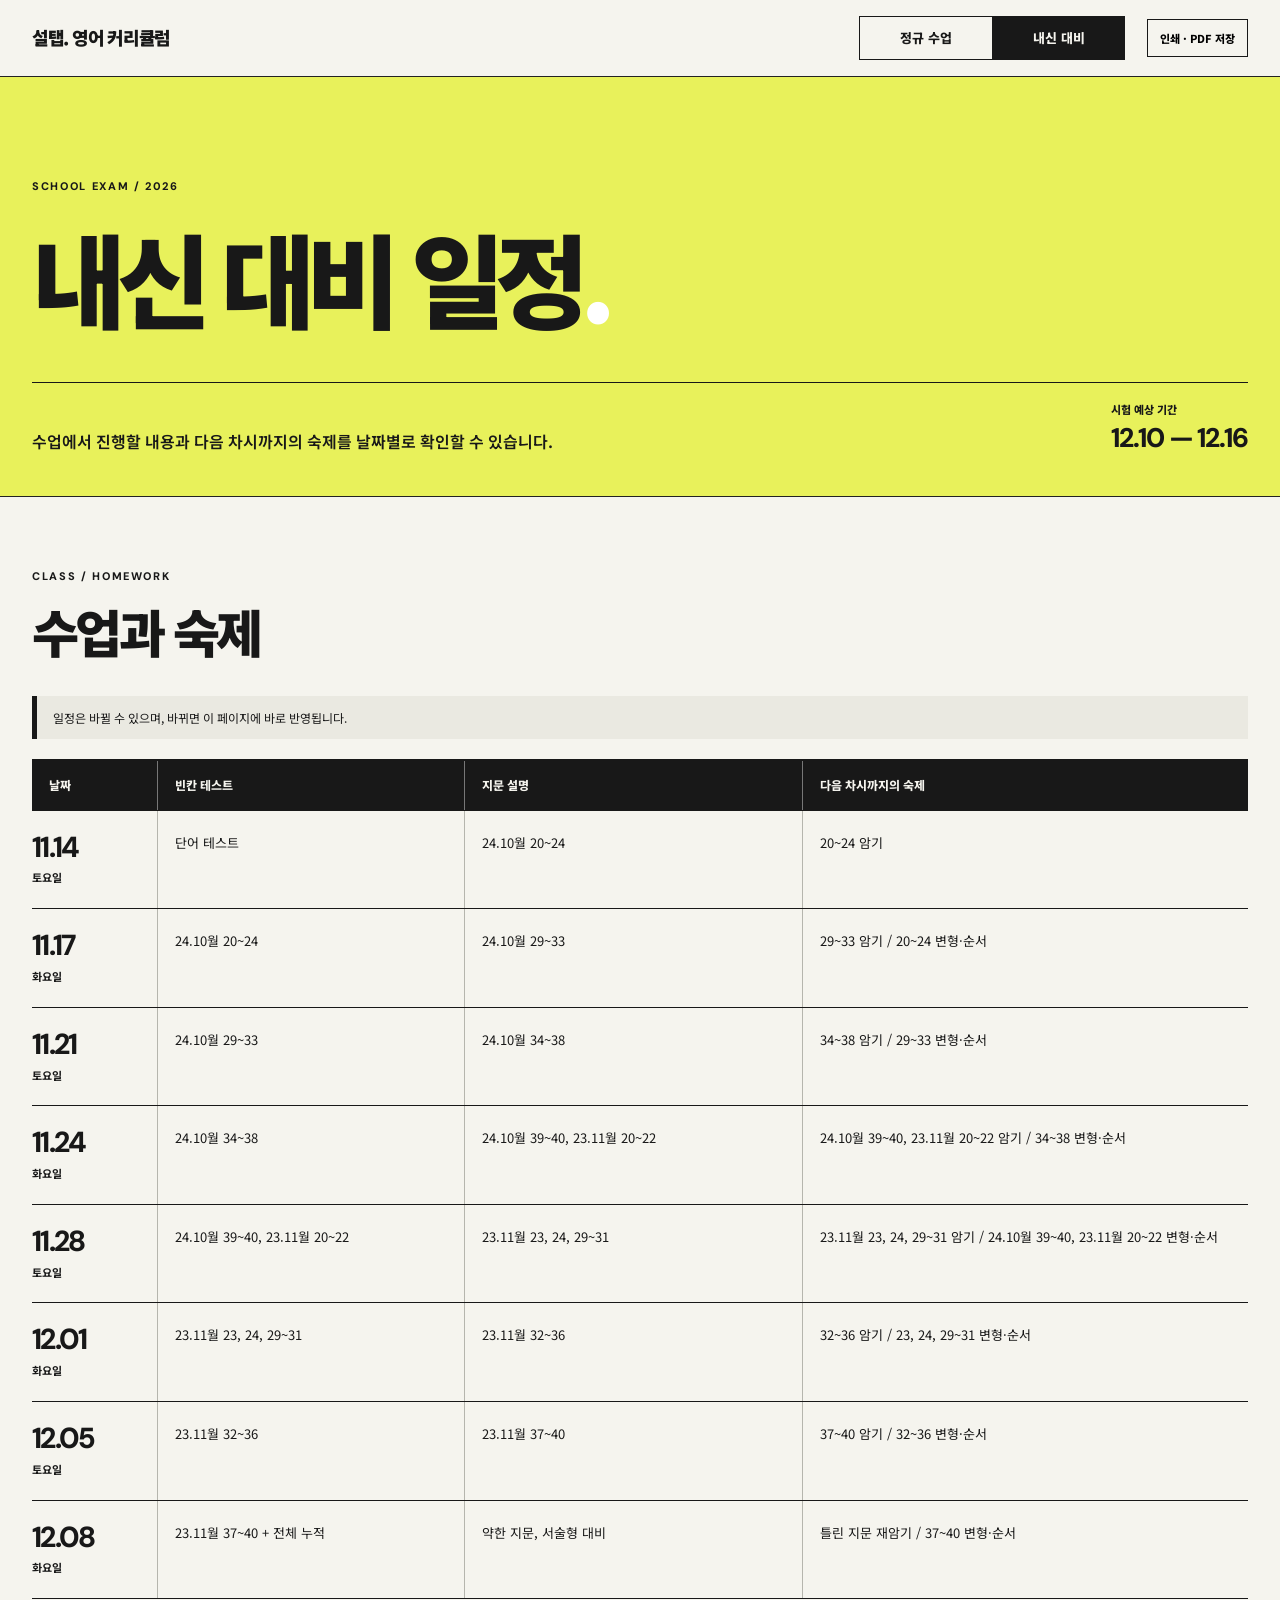
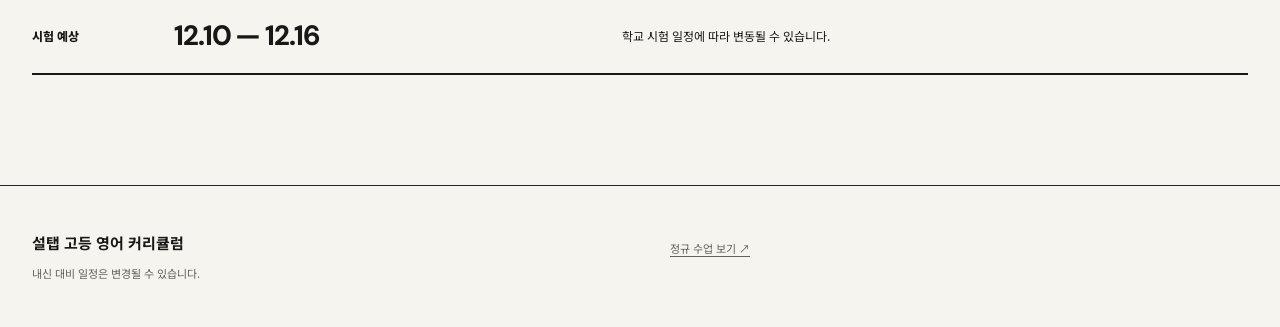
<file: exam.html>
<!doctype html>
<html lang="ko">
<head>
  <meta charset="utf-8">
  <meta name="viewport" content="width=device-width, initial-scale=1">
  <meta name="theme-color" content="#e8f15b">
  <meta name="description" content="설탭 영어 내신 대비 수업과 과제 일정. 2026년 11월부터 12월까지의 수업 계획을 날짜별로 확인하세요.">
  <title>내신 대비 일정 | 설탭 영어 커리큘럼</title>
  <link rel="preconnect" href="https://fonts.googleapis.com">
  <link rel="preconnect" href="https://fonts.gstatic.com" crossorigin>
  <link href="https://fonts.googleapis.com/css2?family=DM+Sans:wght@400;500;600;700&family=Noto+Sans+KR:wght@400;500;600;700;800&display=swap" rel="stylesheet">
  <link rel="stylesheet" href="./style.css">
</head>
<body class="exam-page">
  <header class="top"><div class="wrap"><a class="brand" href="./index.html">설탭<span>.</span> 영어 커리큘럼</a><div class="mode-switch" aria-label="커리큘럼 페이지 선택"><a href="./index.html">정규 수업</a><a href="./exam.html" aria-current="page">내신 대비</a></div><button class="print" onclick="window.print()">인쇄 · PDF 저장</button></div></header>
  <main>
    <section class="exam-heading"><div class="wrap"><div class="eyebrow">SCHOOL EXAM / 2026</div><h1>내신 대비 일정<span class="heading-dot">.</span></h1><div class="exam-heading-foot"><p>수업에서 진행할 내용과 다음 차시까지의 숙제를 날짜별로 확인할 수 있습니다.</p><span class="exam-date">시험 예상 기간<br><strong><!-- NOTION:EXAM:START -->12.10 — 12.16<!-- NOTION:EXAM:END --></strong></span></div></div></section>
    <section class="exam-schedule" id="schedule"><div class="wrap"><div class="schedule-top"><div><div class="section-kicker">CLASS / HOMEWORK</div><h2>수업과 숙제</h2></div></div>
      <div class="sync-note" role="status">일정은 바뀔 수 있으며, 바뀌면 이 페이지에 바로 반영됩니다.<!-- NOTION:UPDATED:START --><!-- NOTION:UPDATED:END --></div>
      <div class="schedule-table" role="table" aria-label="내신 대비 수업 일정">
        <div class="schedule-row schedule-header" role="row"><span role="columnheader">날짜</span><span role="columnheader">빈칸 테스트</span><span role="columnheader">지문 설명</span><span role="columnheader">다음 차시까지의 숙제</span></div>
        <!-- NOTION:ROWS:START -->
        <div class="schedule-row" role="row"><div class="schedule-day" role="cell"><strong>11.14</strong><small>토요일</small></div><div role="cell" data-label="빈칸 테스트">단어 테스트</div><div role="cell" data-label="지문 설명">24.10월 20~24</div><div role="cell" data-label="다음 차시까지의 숙제">20~24 암기</div></div>
        <div class="schedule-row" role="row"><div class="schedule-day" role="cell"><strong>11.17</strong><small>화요일</small></div><div role="cell" data-label="빈칸 테스트">24.10월 20~24</div><div role="cell" data-label="지문 설명">24.10월 29~33</div><div role="cell" data-label="다음 차시까지의 숙제">29~33 암기 / 20~24 변형·순서</div></div>
        <div class="schedule-row" role="row"><div class="schedule-day" role="cell"><strong>11.21</strong><small>토요일</small></div><div role="cell" data-label="빈칸 테스트">24.10월 29~33</div><div role="cell" data-label="지문 설명">24.10월 34~38</div><div role="cell" data-label="다음 차시까지의 숙제">34~38 암기 / 29~33 변형·순서</div></div>
        <div class="schedule-row" role="row"><div class="schedule-day" role="cell"><strong>11.24</strong><small>화요일</small></div><div role="cell" data-label="빈칸 테스트">24.10월 34~38</div><div role="cell" data-label="지문 설명">24.10월 39~40, 23.11월 20~22</div><div role="cell" data-label="다음 차시까지의 숙제">24.10월 39~40, 23.11월 20~22 암기 / 34~38 변형·순서</div></div>
        <div class="schedule-row" role="row"><div class="schedule-day" role="cell"><strong>11.28</strong><small>토요일</small></div><div role="cell" data-label="빈칸 테스트">24.10월 39~40, 23.11월 20~22</div><div role="cell" data-label="지문 설명">23.11월 23, 24, 29~31</div><div role="cell" data-label="다음 차시까지의 숙제">23.11월 23, 24, 29~31 암기 / 24.10월 39~40, 23.11월 20~22 변형·순서</div></div>
        <div class="schedule-row" role="row"><div class="schedule-day" role="cell"><strong>12.01</strong><small>화요일</small></div><div role="cell" data-label="빈칸 테스트">23.11월 23, 24, 29~31</div><div role="cell" data-label="지문 설명">23.11월 32~36</div><div role="cell" data-label="다음 차시까지의 숙제">32~36 암기 / 23, 24, 29~31 변형·순서</div></div>
        <div class="schedule-row" role="row"><div class="schedule-day" role="cell"><strong>12.05</strong><small>토요일</small></div><div role="cell" data-label="빈칸 테스트">23.11월 32~36</div><div role="cell" data-label="지문 설명">23.11월 37~40</div><div role="cell" data-label="다음 차시까지의 숙제">37~40 암기 / 32~36 변형·순서</div></div>
        <div class="schedule-row" role="row"><div class="schedule-day" role="cell"><strong>12.08</strong><small>화요일</small></div><div role="cell" data-label="빈칸 테스트">23.11월 37~40 + 전체 누적</div><div role="cell" data-label="지문 설명">약한 지문, 서술형 대비</div><div role="cell" data-label="다음 차시까지의 숙제">틀린 지문 재암기 / 37~40 변형·순서</div></div>
        <!-- NOTION:ROWS:END -->
      </div>
      <div class="exam-period"><span>시험 예상</span><strong><!-- NOTION:EXAM:START -->12.10 — 12.16<!-- NOTION:EXAM:END --></strong><p>학교 시험 일정에 따라 변동될 수 있습니다.</p></div>
    </div></section>
  </main>
  <footer><div class="wrap"><div><b>설탭 고등 영어 커리큘럼</b><p>내신 대비 일정은 변경될 수 있습니다.</p></div><p><a href="./index.html">정규 수업 보기 ↗</a></p></div></footer>
</body>
</html>
</file>
<file: style.css>
@import url('https://fonts.googleapis.com/css2?family=DM+Sans:wght@400;500;600;700;800&family=Noto+Sans+KR:wght@400;500;600;700;800;900&display=swap');
:root{--ink:#181818;--paper:#f5f4ee;--white:#fff;--acid:#e8f15b;--line:#222;--soft:#e6e5dd;--muted:#62625d}
*,*::before,*::after{box-sizing:border-box}
html{scroll-behavior:smooth}
body{margin:0;background:var(--paper);color:var(--ink);font:400 15px/1.65 'Noto Sans KR',sans-serif;word-break:keep-all}
a{color:inherit}button{font:inherit}
.wrap{width:min(100% - 64px,1360px);margin:auto}
.top{position:sticky;top:0;z-index:10;background:var(--paper);border-bottom:1px solid var(--line)}
.top .wrap{min-height:76px;display:flex;align-items:center;justify-content:space-between;gap:22px}
.brand{font-size:18px;font-weight:900;letter-spacing:-.07em;text-decoration:none;white-space:nowrap}
.brand span{color:var(--ink)}
nav{display:flex;flex-wrap:wrap;justify-content:flex-end;align-items:center;gap:clamp(10px,2vw,30px)}
nav a{text-decoration:none;font-size:12px;font-weight:700;white-space:nowrap}
nav a:hover,nav a:focus-visible{text-decoration:underline;text-decoration-thickness:2px;text-underline-offset:5px}
.print{border:1px solid var(--ink);border-radius:0;background:transparent;padding:9px 12px;font-size:11px;font-weight:800;white-space:nowrap;cursor:pointer}
.print:hover,.print:focus-visible{background:var(--acid)}
.hero{background:var(--paper);border-bottom:1px solid var(--line)}
.hero .wrap{padding-top:clamp(72px,10vw,148px);padding-bottom:clamp(65px,8vw,112px)}
.eyebrow,.section-kicker{font:800 11px/1.3 'DM Sans',sans-serif;letter-spacing:.15em;text-transform:uppercase}
.hero h1{font-size:clamp(44px,7.4vw,112px);line-height:1.18;letter-spacing:-.09em;margin:32px 0 40px;font-weight:900;max-width:1100px}
.hero h1 em{font-style:normal;background:var(--acid);padding:0 .1em .08em 0;box-shadow:9px 0 0 var(--acid)}
.hero p{max-width:720px;font-size:clamp(15px,1.7vw,20px);font-weight:500;line-height:1.8;margin:0 0 46px;letter-spacing:-.035em}
.hero-meta{display:grid;grid-template-columns:repeat(3,max-content);gap:10px 30px;padding-top:18px;border-top:1px solid var(--ink);max-width:720px}
.hero-meta span{font-size:12px;font-weight:700}
.hero-cta{display:inline-block;margin-top:50px;text-decoration:none;border-bottom:2px solid var(--ink);padding-bottom:4px;font-size:13px;font-weight:800}
.hero-cta:hover{background:var(--acid)}
section{padding:clamp(76px,9vw,136px) 0;border-bottom:1px solid var(--line)}
.section-kicker{display:block;margin-bottom:17px}
.section-title{font-size:clamp(33px,4.2vw,60px);letter-spacing:-.075em;line-height:1.28;margin:0 0 22px;font-weight:900}
.section-intro{font-size:15px;color:#3d3d39;max-width:760px;margin:0 0 54px;line-height:1.8}
.snapshot{background:var(--white)}
.snapshot-grid{display:grid;grid-template-columns:minmax(0,1.1fr) minmax(0,.9fr);gap:clamp(40px,7vw,120px);align-items:start}
.lead{font-size:clamp(18px,2vw,26px);font-weight:700;letter-spacing:-.05em;line-height:1.62;margin:35px 0 25px}
.snapshot p:not(.lead){max-width:600px;color:var(--muted);font-size:14px}
.goal-list{display:grid;grid-template-columns:1fr 1fr;border-top:1px solid var(--line);border-left:1px solid var(--line)}
.goal{min-height:160px;padding:22px;border-right:1px solid var(--line);border-bottom:1px solid var(--line);display:flex;flex-direction:column;justify-content:space-between}
.goal strong{font:800 11px 'DM Sans',sans-serif;letter-spacing:.08em}
.goal span{font-size:14px;font-weight:700;letter-spacing:-.03em;line-height:1.5}
.stages{background:var(--acid)}
.stage-grid{display:grid;grid-template-columns:repeat(4,minmax(0,1fr));gap:0;border-top:1px solid var(--line)}
.stage{padding:25px 22px 20px 0;min-width:0;border-right:1px solid var(--line);border-bottom:1px solid var(--line);margin-right:22px}
.stage:last-child{border-right:0;margin-right:0}
.stage .num{font:800 12px 'DM Sans',sans-serif;letter-spacing:.08em}
.stage h3{font-size:clamp(22px,2vw,30px);letter-spacing:-.06em;line-height:1.3;margin:55px 0 8px;font-weight:900}
.stage .when{font-size:12px;font-weight:800}
.stage p{font-size:13px;line-height:1.75;margin:23px 0 0}
.note{display:none}
.books{background:var(--paper)}
.book-grid{display:grid;grid-template-columns:repeat(4,minmax(0,1fr));gap:28px 16px}
.book{display:block;min-width:0;text-decoration:none;border-top:1px solid var(--line);padding-top:12px}
.book:hover .cover,.book:focus-visible .cover{background:#e4e3d9}
.cover{height:clamp(210px,25vw,300px);background:var(--soft);display:flex;align-items:center;justify-content:center;padding:22px;transition:background .2s}
.cover img{display:block;max-width:100%;max-height:100%;width:auto;height:auto;object-fit:contain;filter:drop-shadow(4px 7px 5px rgba(0,0,0,.13))}
.book-info{padding:18px 0 8px}
.book-info small{font-size:11px;font-weight:800}
.book-info h3{font-size:16px;line-height:1.48;letter-spacing:-.045em;margin:8px 0 7px;font-weight:800;overflow-wrap:anywhere}
.book-info p{font-size:12px;color:var(--muted);margin:0}
.book-info b{display:inline-block;font-size:11px;margin-top:15px;border-bottom:1px solid var(--ink);font-weight:800}
.book-sub{border-top:1px solid var(--line);margin-top:55px;padding-top:20px;font-size:13px;color:#4d4d49;line-height:1.85}
.book-sub strong{color:var(--ink)}
.class{background:#222;color:var(--paper)}
.class .section-intro{color:#d5d5ce}
.session{display:grid;grid-template-columns:repeat(5,minmax(0,1fr));border-top:1px solid #a6a69d}
.session article{padding:25px 20px 8px 0;border-right:1px solid #a6a69d;margin-right:20px;min-width:0}
.session article:last-child{border-right:0;margin-right:0}
.session time{font:800 clamp(34px,4vw,60px)/1 'DM Sans',sans-serif;letter-spacing:-.06em;color:var(--acid)}
.session h3{font-size:17px;line-height:1.45;letter-spacing:-.045em;margin:45px 0 12px}
.session p{font-size:12px;color:#d5d5ce;line-height:1.7;margin:0}
.practice{background:var(--white)}
.practice-grid{display:grid;grid-template-columns:repeat(2,minmax(0,1fr));gap:clamp(40px,7vw,110px)}
.practice h3{font-size:22px;letter-spacing:-.05em;margin:0 0 22px}
.list{list-style:none;padding:0;margin:0;border-top:1px solid var(--line)}
.list li{padding:17px 0;border-bottom:1px solid var(--line);font-size:13px;line-height:1.7}
.list strong{display:inline-block;min-width:100px;font-weight:800}
.feedback{border-top:4px solid var(--ink);margin-top:40px;padding-top:23px}
.feedback p{font-size:13px;line-height:1.8;margin:0}.feedback strong{font-weight:800}
.measure{display:flex;flex-wrap:wrap;gap:7px;margin-top:19px}.measure span{border:1px solid var(--line);padding:5px 9px;font-size:11px;font-weight:700}
footer{background:var(--paper);padding:45px 0;font-size:11px;color:#62625d}
footer .wrap{display:grid;grid-template-columns:1fr 1fr;gap:60px}footer b{font-size:15px;color:var(--ink)}footer p{margin:8px 0 0;max-width:640px}footer a{text-underline-offset:3px}
@media(max-width:1000px){
  .top .wrap{min-height:66px}.brand{font-size:16px}nav{gap:12px}nav a{font-size:11px}
  .snapshot-grid{grid-template-columns:1fr;gap:40px}.goal-list{max-width:700px}
  .stage-grid{grid-template-columns:repeat(2,minmax(0,1fr))}.stage:nth-child(2){border-right:0;margin-right:0}.stage h3{margin-top:35px}
  .book-grid{grid-template-columns:repeat(3,minmax(0,1fr))}.session{grid-template-columns:repeat(3,minmax(0,1fr))}.session article:nth-child(3){border-right:0;margin-right:0}
}
@media(max-width:700px){
  .wrap{width:min(100% - 36px,640px)}.top .wrap{min-height:58px}.brand{font-size:15px}nav{display:none}.print{font-size:10px;padding:6px 8px}
  .hero .wrap{padding-top:66px;padding-bottom:70px}.hero h1{font-size:clamp(43px,10.5vw,70px);line-height:1.22;margin:26px 0 35px}.hero h1 em{box-shadow:5px 0 0 var(--acid)}.hero p{font-size:15px;margin-bottom:32px}
  .hero-meta{grid-template-columns:1fr;gap:5px}.hero-cta{margin-top:34px}
  section{padding:70px 0}.section-title{font-size:36px}.section-intro{margin-bottom:37px}
  .goal-list{grid-template-columns:1fr 1fr}.goal{min-height:142px;padding:14px}.goal span{font-size:12px}
  .stage-grid{grid-template-columns:1fr}.stage,.stage:nth-child(2){border-right:0;margin-right:0;padding:19px 0 25px}.stage h3{margin:18px 0 4px;font-size:26px}.stage p{margin-top:12px}
  .book-grid{grid-template-columns:repeat(2,minmax(0,1fr));gap:18px 12px}.cover{height:210px;padding:12px}.book-info h3{font-size:13px}.book-info p{font-size:11px}.book-sub{margin-top:30px}
  .session{grid-template-columns:1fr}.session article,.session article:nth-child(3){border-right:0;border-bottom:1px solid #73736b;margin-right:0;padding:18px 0}.session article:last-child{border-bottom:0}.session time{font-size:40px}.session h3{display:inline-block;margin:0 0 0 18px;font-size:16px}.session p{margin:7px 0 0}
  .practice-grid{grid-template-columns:1fr;gap:48px}.list strong{min-width:90px}footer .wrap{grid-template-columns:1fr;gap:15px}
}
@media(max-width:380px){.book-grid{grid-template-columns:1fr 1fr;gap:14px 8px}.cover{height:160px;padding:9px}.book-info h3{font-size:12px}.goal-list{grid-template-columns:1fr}.goal{min-height:100px}.hero h1{font-size:42px}}
@media print{.top,.hero-cta,.print{display:none!important}body{background:white}.hero,.stages,.class{print-color-adjust:exact;-webkit-print-color-adjust:exact}section{padding:35px 0}.book,.stage,.session article{break-inside:avoid}.book-grid{grid-template-columns:repeat(4,1fr)}.cover{height:150px}footer{padding:20px 0}}
.exam-jump{background:var(--acid);border-bottom:1px solid var(--line)}
.exam-jump .wrap{display:grid;grid-template-columns:1fr auto;align-items:center;gap:26px;padding-top:25px;padding-bottom:25px}
.exam-jump strong{font-size:20px;letter-spacing:-.06em}.exam-jump p{margin:3px 0 0;font-size:13px}.exam-jump a{font-size:13px;font-weight:800;text-decoration:none;border-bottom:2px solid var(--ink);white-space:nowrap}
.exam-page .exam-hero{background:var(--acid);padding:clamp(75px,10vw,135px) 0 55px}
.exam-hero h1{max-width:1100px;font-size:clamp(42px,6.3vw,90px);letter-spacing:-.085em;line-height:1.25;margin:30px 0 36px;font-weight:900}
.exam-hero h1 span{display:inline-block;background:var(--ink);color:var(--paper);padding:0 .1em .1em}
.exam-hero p{font-size:clamp(15px,1.6vw,19px);line-height:1.8;max-width:750px;margin:0 0 60px}
.back-link{display:inline-block;font-size:12px;font-weight:800;text-decoration:none;border-bottom:1px solid var(--ink)}
.exam-actions{display:flex;align-items:center;flex-wrap:wrap;gap:22px}.notion-link{display:inline-block;background:var(--ink);color:var(--paper);padding:11px 15px;font-size:12px;font-weight:800;text-decoration:none}.notion-link:hover,.notion-link:focus-visible{background:#444}
.exam-plan{background:var(--paper)}.week-list{border-top:2px solid var(--ink)}
.week{display:grid;grid-template-columns:minmax(150px,.25fr) minmax(0,.75fr);border-bottom:1px solid var(--line);gap:clamp(25px,5vw,75px);padding:28px 0 36px}
.week-head{display:flex;flex-direction:column;align-items:flex-start}.week-no{font:800 clamp(65px,8vw,105px)/1 'DM Sans',sans-serif;letter-spacing:-.08em}.week-label{font-size:13px;font-weight:800;margin-top:10px}
.week-body h3{font-size:clamp(24px,2.8vw,36px);letter-spacing:-.065em;line-height:1.35;margin:3px 0 15px}.week-body p{font-size:15px;max-width:750px;margin:0 0 22px}
.week-body ul{list-style:none;margin:0;padding:0;display:grid;grid-template-columns:repeat(3,minmax(0,1fr));gap:12px}
.week-body li{font-size:12px;font-weight:600;line-height:1.6;border-top:1px solid var(--line);padding-top:11px}
.exam-lesson{background:#222;color:var(--paper)}.exam-columns{display:grid;grid-template-columns:repeat(3,minmax(0,1fr));border-top:1px solid #a6a69d}
.exam-columns>div{border-right:1px solid #a6a69d;margin-right:22px;padding:22px 20px 0 0}.exam-columns>div:last-child{border:0;margin:0}.exam-columns h3{font-size:23px;letter-spacing:-.06em;margin:0 0 18px}.exam-columns p{font-size:13px;color:#d5d5ce;line-height:1.8}
.exam-check{background:var(--white)}.check-grid{display:grid;grid-template-columns:repeat(4,minmax(0,1fr));border-top:1px solid var(--line);margin-top:45px}.check-grid>div{padding:23px 18px 8px 0;border-right:1px solid var(--line);margin-right:18px}.check-grid>div:last-child{border:0;margin:0}.check-grid strong{display:block;font-size:22px;letter-spacing:-.05em;margin-bottom:12px}.check-grid span{font-size:13px;color:var(--muted)}
@media(max-width:900px){.week-body ul{grid-template-columns:1fr}.exam-columns{grid-template-columns:1fr}.exam-columns>div{border-right:0;border-bottom:1px solid #a6a69d;padding:19px 0;margin:0}.exam-columns>div:last-child{border-bottom:0}.check-grid{grid-template-columns:repeat(2,minmax(0,1fr))}.check-grid>div:nth-child(2){border-right:0;margin-right:0}}
@media(max-width:700px){.exam-jump .wrap{grid-template-columns:1fr;gap:12px}.exam-jump strong{font-size:17px}.exam-hero h1{font-size:clamp(39px,10vw,62px)}.exam-hero p{margin-bottom:35px}.week{grid-template-columns:1fr;gap:14px;padding:24px 0 30px}.week-head{flex-direction:row;align-items:end;gap:20px}.week-no{font-size:58px}.week-label{margin:0 0 8px}.week-body h3{font-size:26px}.week-body p{font-size:13px}.check-grid{grid-template-columns:1fr 1fr}.check-grid>div{min-height:120px}.check-grid strong{font-size:18px}.check-grid span{font-size:11px}}
@media print{.exam-jump{print-color-adjust:exact;-webkit-print-color-adjust:exact}.exam-hero{print-color-adjust:exact;-webkit-print-color-adjust:exact}.week{break-inside:avoid}}
/* Curriculum page selector */
.mode-switch{display:flex;align-items:stretch;border:1px solid var(--ink);margin-left:auto}
.mode-switch a{display:flex;align-items:center;justify-content:center;min-width:132px;min-height:42px;padding:8px 17px;text-decoration:none;font-size:13px;font-weight:800;line-height:1.3;white-space:nowrap}
.mode-switch a+a{border-left:1px solid var(--ink)}
.mode-switch a[aria-current="page"]{background:var(--ink);color:var(--paper)}
.mode-switch a:not([aria-current="page"]):hover,.mode-switch a:not([aria-current="page"]):focus-visible{background:var(--acid)}
/* Exam schedule */
.exam-page .exam-heading{padding:clamp(70px,8vw,118px) 0 42px;background:var(--acid)}
.exam-heading h1{font-size:clamp(52px,8vw,112px);letter-spacing:-.09em;line-height:1.1;margin:26px 0 50px;font-weight:900}
.heading-dot{color:var(--white)}
.exam-heading-foot{display:flex;align-items:end;justify-content:space-between;gap:28px;border-top:1px solid var(--ink);padding-top:18px}
.exam-heading-foot p{font-size:16px;max-width:580px;margin:0;font-weight:600}
.exam-date{font-size:11px;font-weight:800;text-transform:uppercase;white-space:nowrap;line-height:1.5}
.exam-date strong{display:block;font:800 27px/1.2 'DM Sans',sans-serif;letter-spacing:-.04em;margin-top:4px}
.exam-page .exam-schedule{padding:72px 0 110px;background:var(--paper)}
.schedule-top{display:flex;justify-content:space-between;align-items:end;gap:24px;margin-bottom:34px}
.schedule-top h2{font-size:clamp(32px,4vw,52px);letter-spacing:-.07em;line-height:1.2;margin:0;font-weight:900}
.notion-edit{font-size:13px;font-weight:800;text-decoration:none;border-bottom:2px solid var(--ink);padding-bottom:3px;white-space:nowrap}
.notion-edit:hover{background:var(--acid)}
.sync-note{padding:12px 16px;border-left:5px solid var(--ink);background:#eae9e1;font-size:12px;line-height:1.6;margin-bottom:20px}
.schedule-table{border-top:2px solid var(--ink)}
.schedule-row{display:grid;grid-template-columns:125px minmax(0,1fr) minmax(0,1.1fr) minmax(0,1.45fr);border-bottom:1px solid var(--ink)}
.schedule-row>div,.schedule-row>span{min-width:0;padding:21px 17px;border-left:1px solid #b5b5ad;font-size:13px;line-height:1.7;overflow-wrap:anywhere}
.schedule-row>div:first-child,.schedule-row>span:first-child{border-left:0;padding-left:0}
.schedule-header{background:var(--ink);color:var(--paper)}
.schedule-header span{font-size:12px;font-weight:800;padding-top:14px;padding-bottom:14px;border-color:#777}
.schedule-header span:first-child{padding-left:17px}
.schedule-day strong{display:block;font:800 29px/1.1 'DM Sans',sans-serif;letter-spacing:-.06em}
.schedule-day small{display:block;margin-top:5px;font-size:11px;font-weight:700}
.exam-period{display:grid;grid-template-columns:125px 1fr 1.45fr;align-items:center;gap:17px;padding:20px 0;border-bottom:2px solid var(--ink)}
.exam-period span{font-size:12px;font-weight:800}.exam-period strong{font:800 28px/1.2 'DM Sans',sans-serif;letter-spacing:-.04em}.exam-period p{font-size:12px;margin:0}
@media(max-width:900px){.top .wrap{flex-wrap:wrap;padding-top:10px;padding-bottom:10px}.mode-switch{order:3;width:100%;margin:0}.mode-switch a{flex:1}.schedule-row{grid-template-columns:110px minmax(0,1fr) minmax(0,1fr) minmax(0,1.4fr)}.schedule-row>div{padding:16px 10px;font-size:12px}}
@media(max-width:700px){.top .wrap{gap:8px}.mode-switch a{min-width:0;min-height:38px;font-size:12px}.exam-page .exam-heading{padding:65px 0 36px}.exam-heading h1{font-size:clamp(50px,12vw,70px);margin:22px 0 36px}.exam-heading-foot{align-items:start;flex-direction:column;gap:22px}.exam-heading-foot p{font-size:14px}.exam-date strong{font-size:24px}.exam-page .exam-schedule{padding:55px 0 75px}.schedule-top{align-items:start;flex-direction:column;gap:18px}.schedule-row{display:block;padding:18px 0}.schedule-row.schedule-header{display:none}.schedule-row>div,.schedule-row>div:first-child{display:grid;grid-template-columns:105px 1fr;gap:10px;border:0;padding:7px 0;font-size:13px}.schedule-row>div:not(.schedule-day)::before{content:attr(data-label);font-size:11px;font-weight:800;line-height:1.7;color:#555}.schedule-row>.schedule-day{display:flex;align-items:baseline;gap:10px;padding-bottom:12px}.schedule-day strong{font-size:28px}.schedule-day small{font-size:11px}.exam-period{grid-template-columns:1fr;gap:4px}.exam-period strong{font-size:25px}}
@media print{.mode-switch,.notion-edit,.sync-note{display:none!important}.exam-page .exam-schedule{padding:30px 0}.schedule-row{break-inside:avoid}}
.sync-note .updated-at{display:block;margin-top:2px;font-weight:800}
</file>
